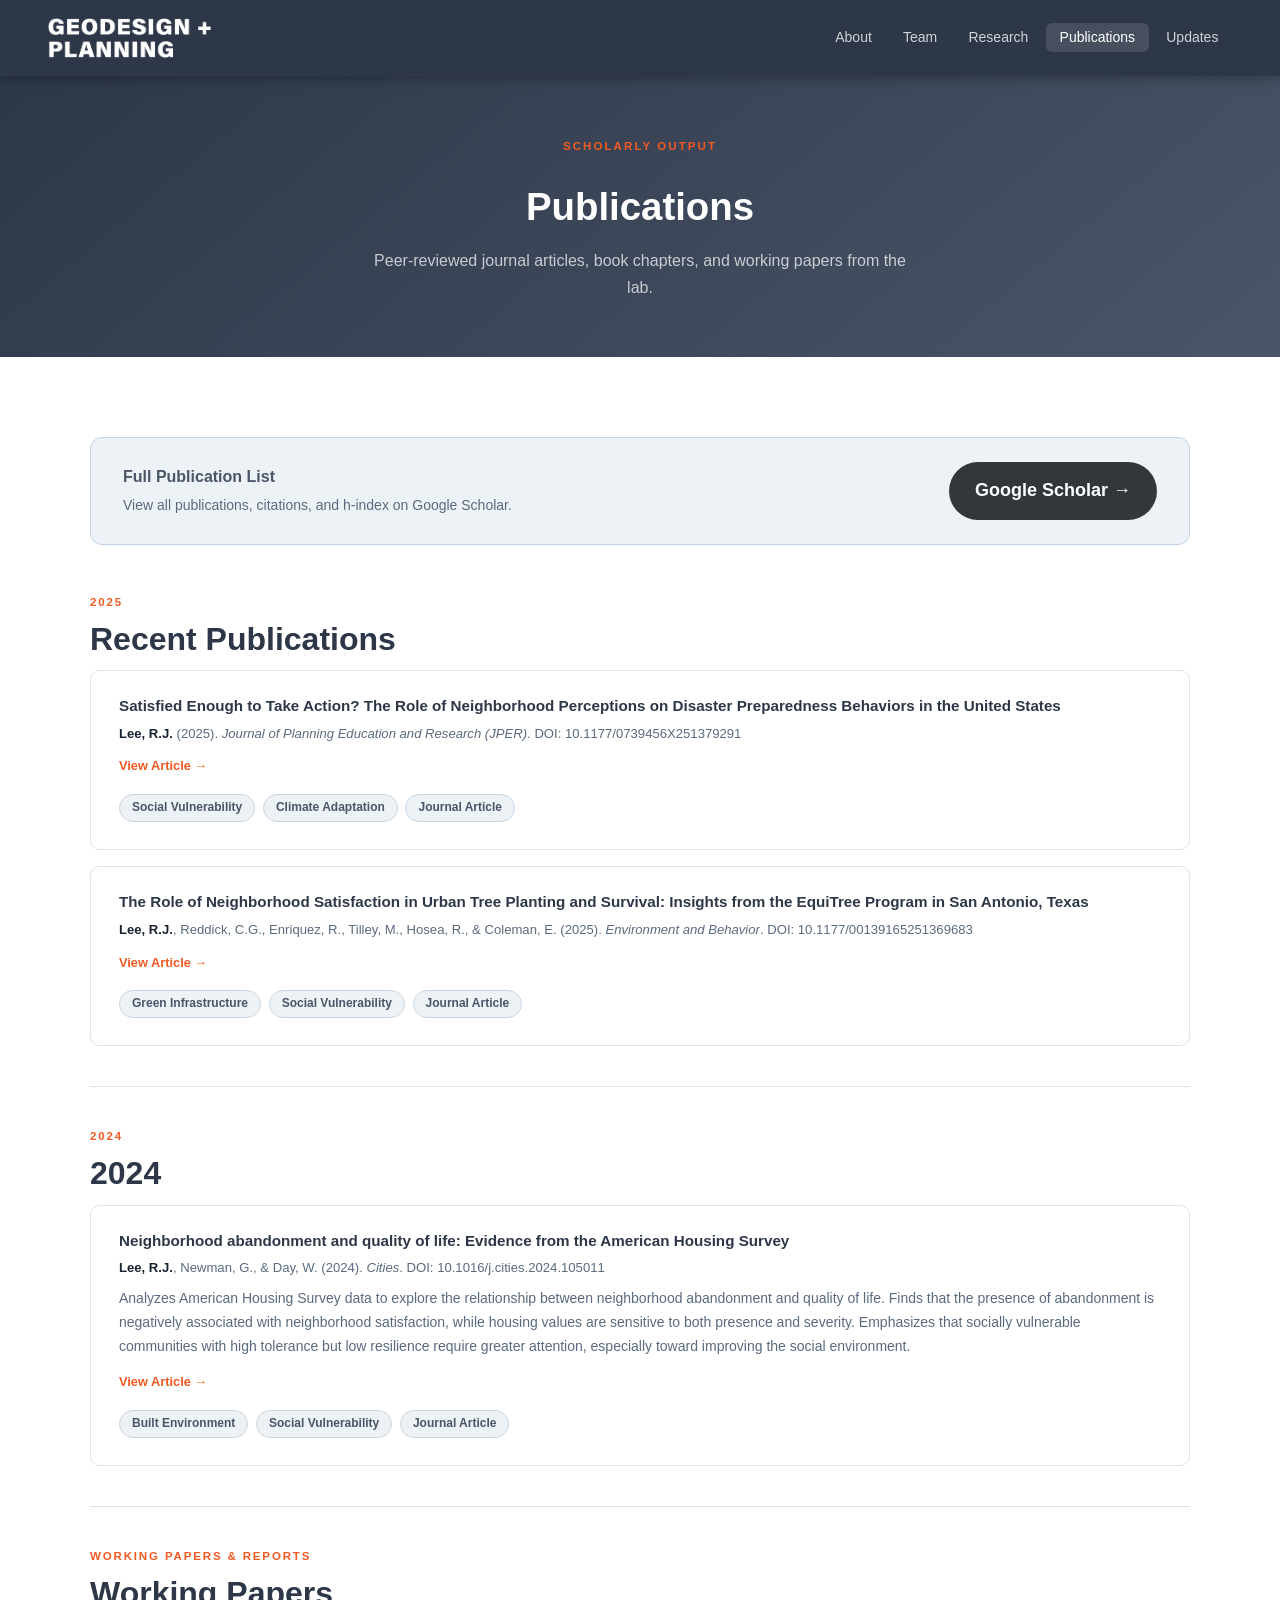
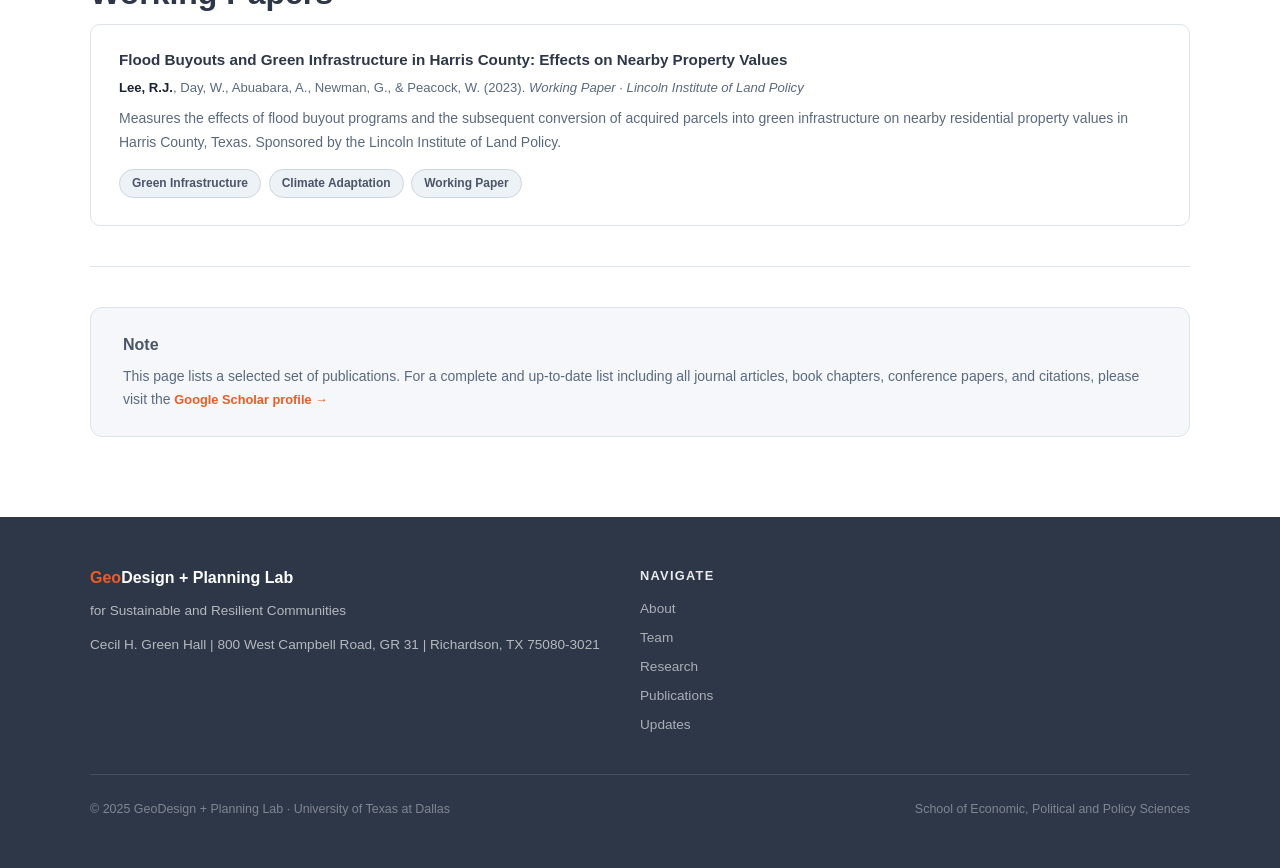
<file: publications.html>
<!DOCTYPE html>
<html lang="en">
<head>
  <meta charset="UTF-8" />
  <meta name="viewport" content="width=device-width, initial-scale=1.0" />
  <title>Publications | GeoDesign + Planning Lab</title>
  <link rel="stylesheet" href="style.css" />
</head>
<body>

  <nav>
    <a class="nav-brand" href="index.html">
      <img class="brand-logo" src="image/logo/geodesign_white_mark.png"
           alt="GeoDesign + Planning Lab" />
    </a>
    <ul class="nav-links">
      <li><a href="index.html">About</a></li>
      <li><a href="team.html">Team</a></li>
      <li><a href="research.html">Research</a></li>
      <li><a href="publications.html" class="active">Publications</a></li>
      <li><a href="updates.html">Updates</a></li>
    </ul>
  </nav>

  <div class="page-hero">
    <span class="eyebrow">Scholarly Output</span>
    <h1>Publications</h1>
    <p>Peer-reviewed journal articles, book chapters, and working papers from the lab.</p>
  </div>

  <!-- SCHOLAR LINK -->
  <section class="section-white">
    <div class="inner">
      <div style="background:var(--blue-light);border:1px solid #c0d0e8;border-radius:12px;padding:1.5rem 2rem;display:flex;align-items:center;justify-content:space-between;flex-wrap:wrap;gap:1rem;margin-bottom:3rem;">
        <div>
          <div style="font-weight:700;color:var(--blue);margin-bottom:0.25rem;">Full Publication List</div>
          <div style="font-size:0.875rem;color:var(--muted);">View all publications, citations, and h-index on Google Scholar.</div>
        </div>
        <a class="btn btn-dark" href="https://scholar.google.com/citations?hl=en&user=A4CMrP0AAAAJ&view_op=list_works&sortby=pubdate" target="_blank">Google Scholar →</a>
      </div>

      <div class="section-eyebrow">2025</div>
      <h2 class="section-title">Recent Publications</h2>

      <div class="pub-entry">
        <h3>Satisfied Enough to Take Action? The Role of Neighborhood Perceptions on Disaster Preparedness Behaviors in the United States</h3>
        <div class="pub-meta"><strong>Lee, R.J.</strong> (2025). <em>Journal of Planning Education and Research (JPER)</em>. DOI: 10.1177/0739456X251379291</div>
        <a class="pub-link" href="https://journals.sagepub.com/doi/10.1177/0739456X251379291" target="_blank">View Article →</a>
        <div style="margin-top:0.75rem;">
          <span class="tag">Social Vulnerability</span>
          <span class="tag">Climate Adaptation</span>
          <span class="tag">Journal Article</span>
        </div>
      </div>

      <div class="pub-entry">
        <h3>The Role of Neighborhood Satisfaction in Urban Tree Planting and Survival: Insights from the EquiTree Program in San Antonio, Texas</h3>
        <div class="pub-meta"><strong>Lee, R.J.</strong>, Reddick, C.G., Enriquez, R., Tilley, M., Hosea, R., &amp; Coleman, E. (2025). <em>Environment and Behavior</em>. DOI: 10.1177/00139165251369683</div>
        <a class="pub-link" href="https://journals.sagepub.com/doi/10.1177/00139165251369683" target="_blank">View Article →</a>
        <div style="margin-top:0.75rem;">
          <span class="tag">Green Infrastructure</span>
          <span class="tag">Social Vulnerability</span>
          <span class="tag">Journal Article</span>
        </div>
      </div>

      <hr class="divider" />

      <div class="section-eyebrow">2024</div>
      <h2 class="section-title" style="margin-top:0.5rem;">2024</h2>

      <div class="pub-entry">
        <h3>Neighborhood abandonment and quality of life: Evidence from the American Housing Survey</h3>
        <div class="pub-meta"><strong>Lee, R.J.</strong>, Newman, G., &amp; Day, W. (2024). <em>Cities</em>. DOI: 10.1016/j.cities.2024.105011</div>
        <p style="font-size:0.875rem;color:var(--muted);line-height:1.7;margin-bottom:0.6rem;">
          Analyzes American Housing Survey data to explore the relationship between neighborhood abandonment
          and quality of life. Finds that the presence of abandonment is negatively associated with
          neighborhood satisfaction, while housing values are sensitive to both presence and severity.
          Emphasizes that socially vulnerable communities with high tolerance but low resilience require
          greater attention, especially toward improving the social environment.
        </p>
        <a class="pub-link" href="https://doi.org/10.1016/j.cities.2024.105011" target="_blank">View Article →</a>
        <div style="margin-top:0.75rem;">
          <span class="tag">Built Environment</span>
          <span class="tag">Social Vulnerability</span>
          <span class="tag">Journal Article</span>
        </div>
      </div>

      <hr class="divider" />

      <div class="section-eyebrow">Working Papers &amp; Reports</div>
      <h2 class="section-title" style="margin-top:0.5rem;">Working Papers</h2>

      <div class="pub-entry">
        <h3>Flood Buyouts and Green Infrastructure in Harris County: Effects on Nearby Property Values</h3>
        <div class="pub-meta"><strong>Lee, R.J.</strong>, Day, W., Abuabara, A., Newman, G., &amp; Peacock, W. (2023). <em>Working Paper · Lincoln Institute of Land Policy</em></div>
        <p style="font-size:0.875rem;color:var(--muted);line-height:1.7;margin-bottom:0.6rem;">
          Measures the effects of flood buyout programs and the subsequent conversion of acquired parcels
          into green infrastructure on nearby residential property values in Harris County, Texas.
          Sponsored by the Lincoln Institute of Land Policy.
        </p>
        <div style="margin-top:0.75rem;">
          <span class="tag">Green Infrastructure</span>
          <span class="tag">Climate Adaptation</span>
          <span class="tag">Working Paper</span>
        </div>
      </div>

      <hr class="divider" />

      <div style="background:var(--bg);border:1px solid var(--border);border-radius:12px;padding:1.5rem 2rem;margin-top:1rem;">
        <div style="font-weight:700;color:var(--blue);margin-bottom:0.4rem;">Note</div>
        <p style="font-size:0.875rem;color:var(--muted);line-height:1.7;">
          This page lists a selected set of publications. For a complete and up-to-date list including
          all journal articles, book chapters, conference papers, and citations, please visit the
          <a class="pub-link" href="https://scholar.google.com/citations?hl=en&user=A4CMrP0AAAAJ&view_op=list_works&sortby=pubdate" target="_blank">Google Scholar profile →</a>
        </p>
      </div>

    </div>
  </section>

  <footer>
    <div class="footer-inner">
      <div>
        <div class="footer-brand"><span>Geo</span>Design + Planning Lab</div>
        <p style="margin-top:0.4rem;">for Sustainable and Resilient Communities</p>
        <p style="margin-top:0.75rem;">Cecil H. Green Hall | 800 West Campbell Road, GR 31 | Richardson, TX 75080-3021</p>
      </div>
      <div class="footer-col">
        <h4>Navigate</h4>
        <ul>
          <li><a href="index.html">About</a></li>
          <li><a href="team.html">Team</a></li>
          <li><a href="research.html">Research</a></li>
          <li><a href="publications.html">Publications</a></li>
          <li><a href="updates.html">Updates</a></li>
        </ul>
      </div>
    </div>
    <div class="footer-bottom">
      <span>© 2025 GeoDesign + Planning Lab · University of Texas at Dallas</span>
      <span>School of Economic, Political and Policy Sciences</span>
    </div>
  </footer>

</body>
</html>
</file>
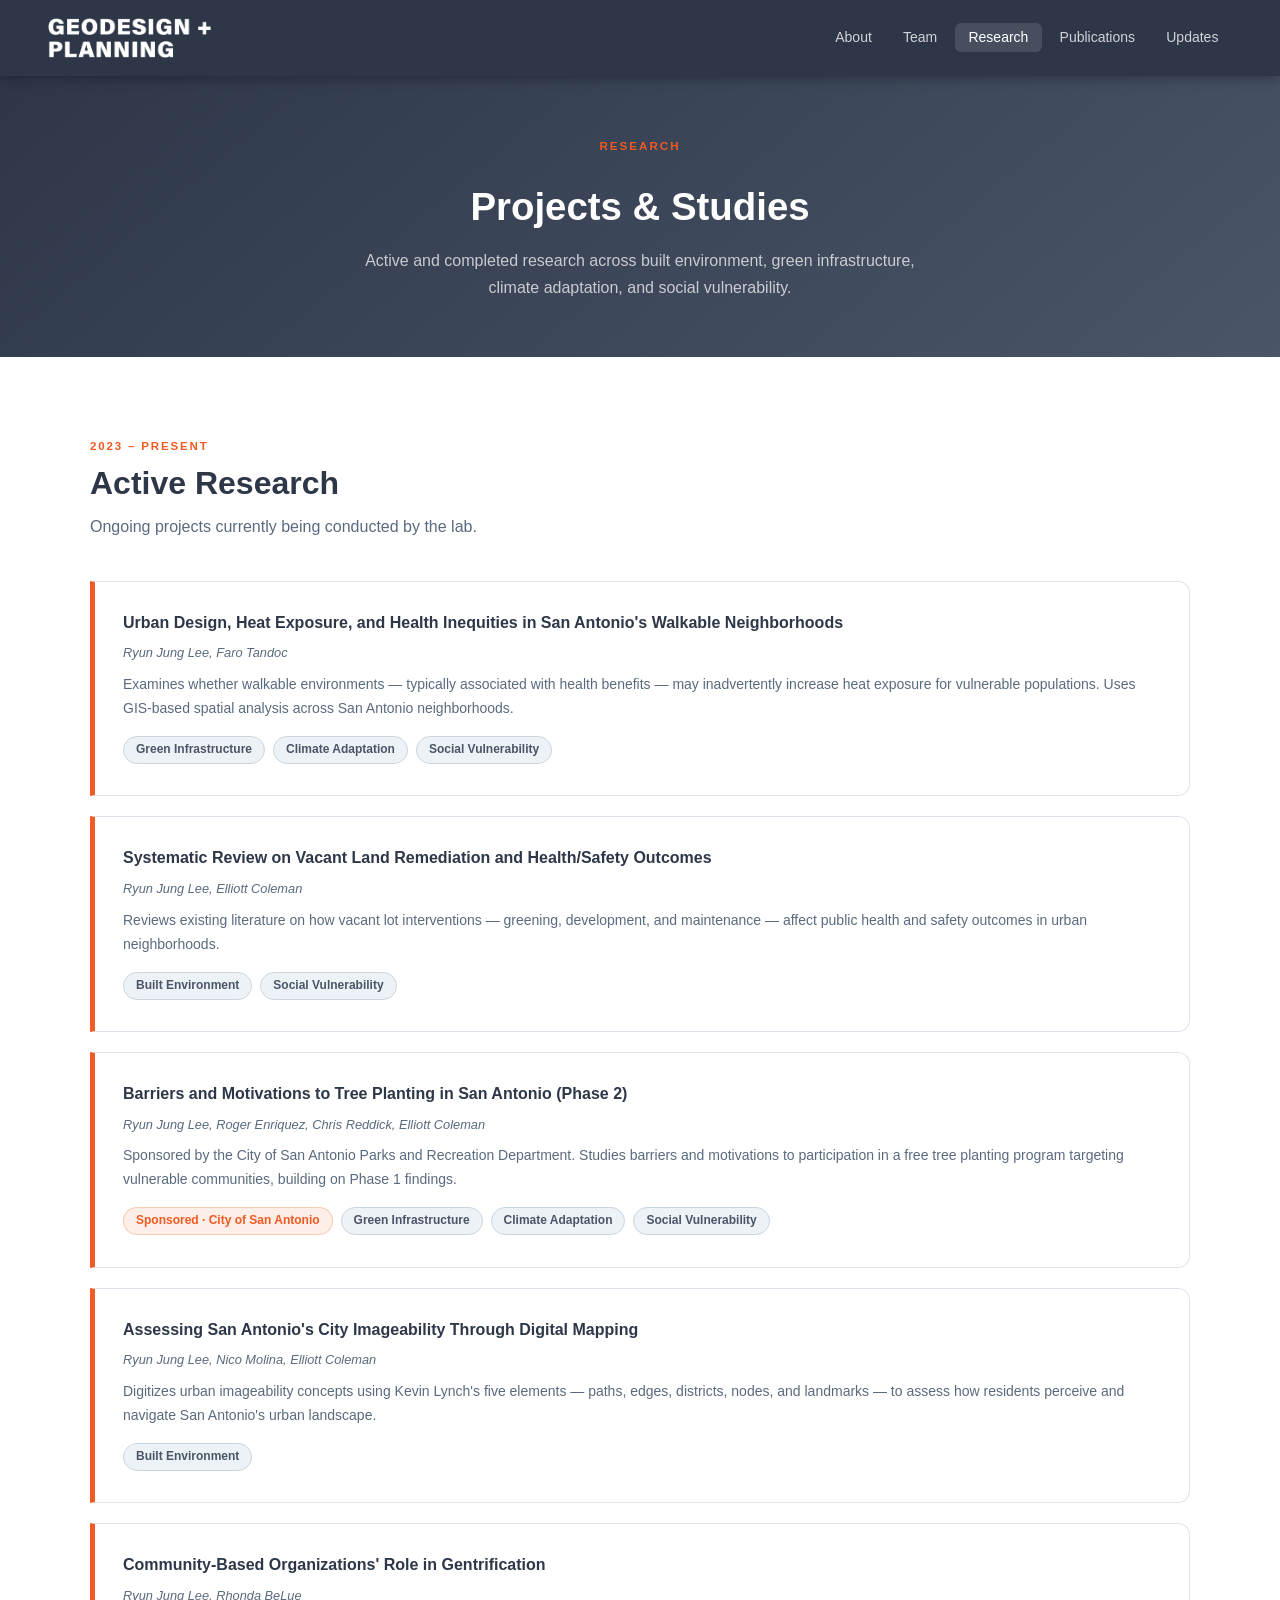
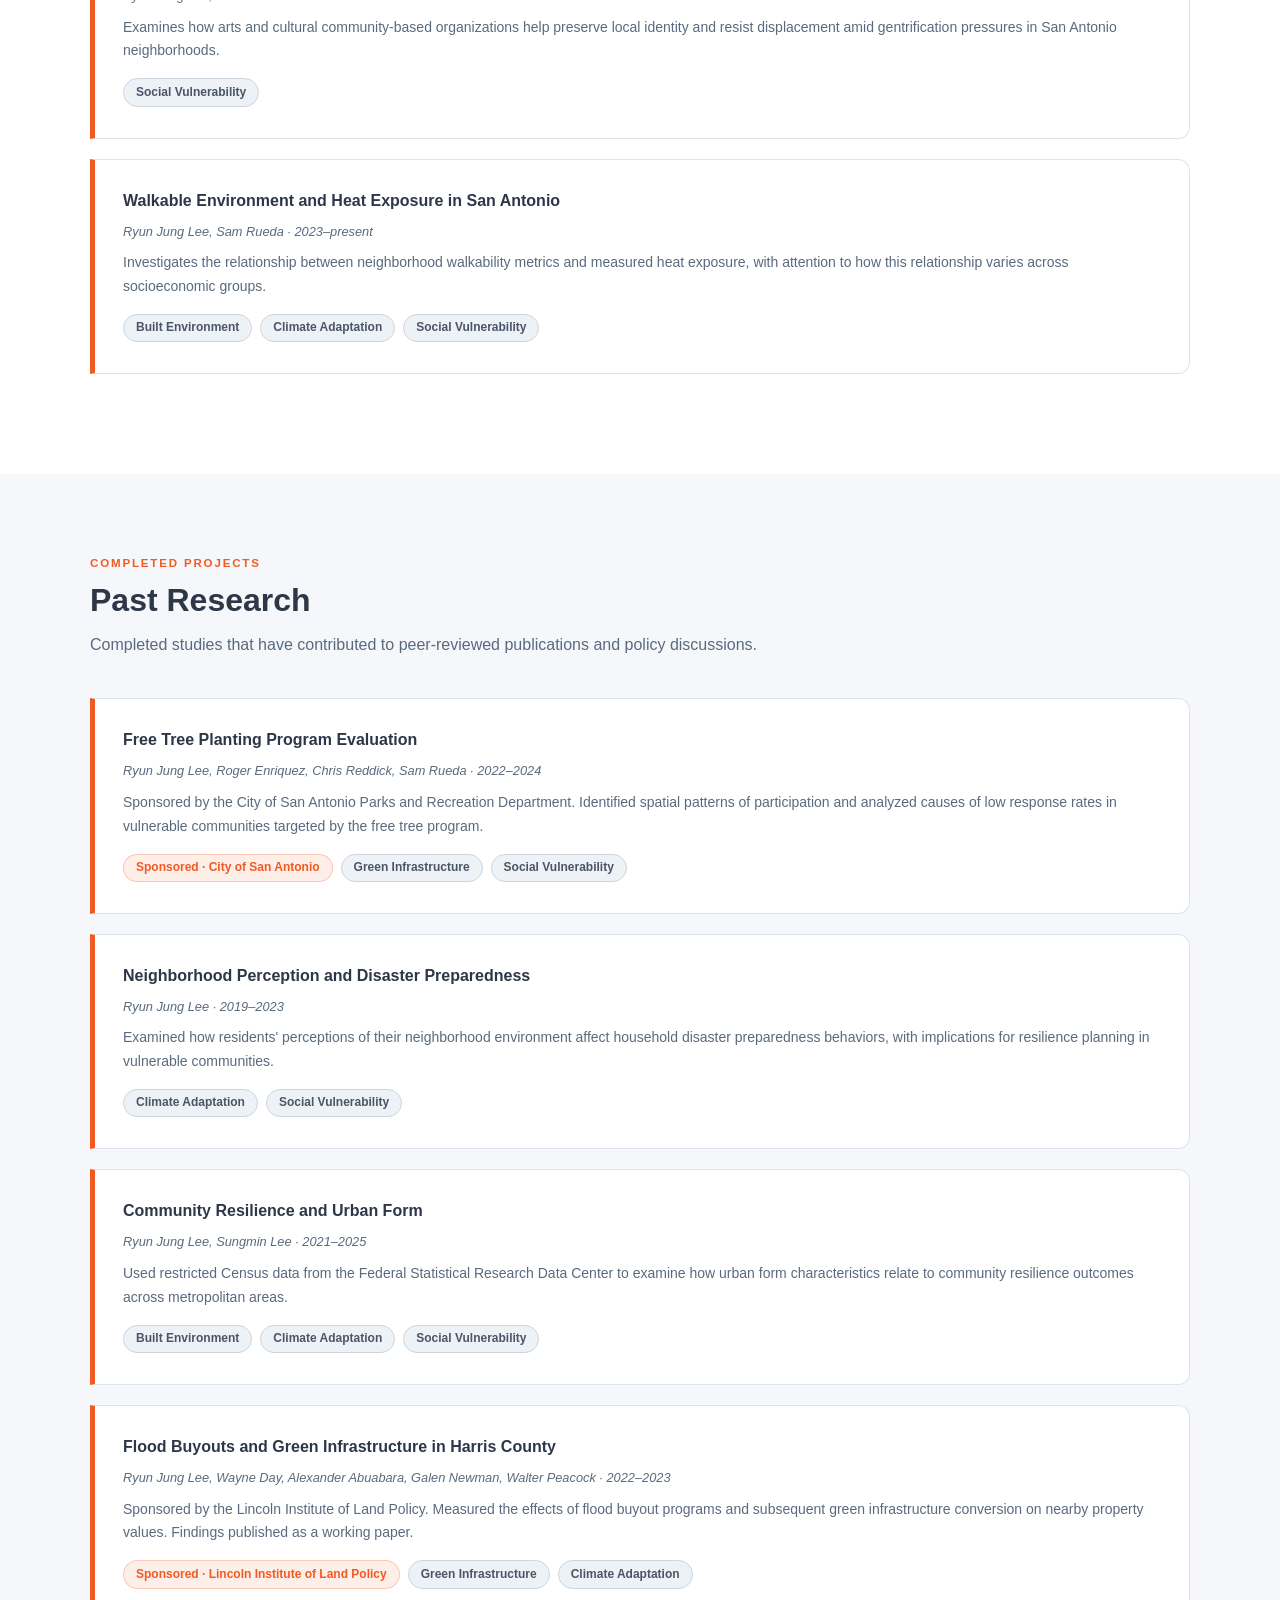
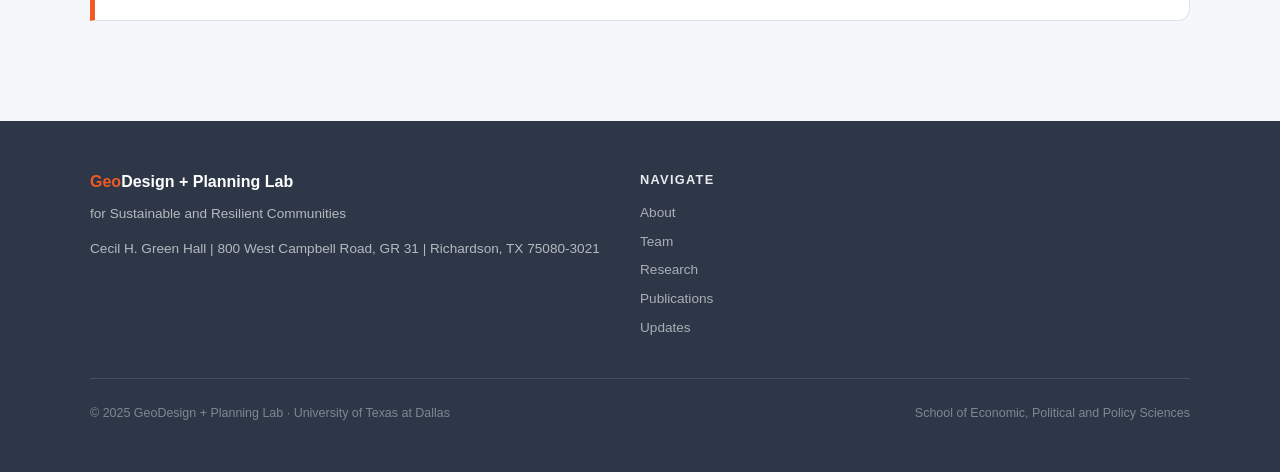
<file: research.html>
<!DOCTYPE html>
<html lang="en">
<head>
  <meta charset="UTF-8" />
  <meta name="viewport" content="width=device-width, initial-scale=1.0" />
  <title>Research | GeoDesign + Planning Lab</title>
  <link rel="stylesheet" href="style.css" />
</head>
<body>

  <nav>
    <a class="nav-brand" href="index.html">
      <img class="brand-logo" src="image/logo/geodesign_white_mark.png"
           alt="GeoDesign + Planning Lab" />
    </a>
    <ul class="nav-links">
      <li><a href="index.html">About</a></li>
      <li><a href="team.html">Team</a></li>
      <li><a href="research.html" class="active">Research</a></li>
      <li><a href="publications.html">Publications</a></li>
      <li><a href="updates.html">Updates</a></li>
    </ul>
  </nav>

  <div class="page-hero">
    <span class="eyebrow">Research</span>
    <h1>Projects &amp; Studies</h1>
    <p>Active and completed research across built environment, green infrastructure, climate adaptation, and social vulnerability.</p>
  </div>

  <!-- ACTIVE RESEARCH -->
  <section class="section-white">
    <div class="inner">
      <div class="section-eyebrow">2023 – Present</div>
      <h2 class="section-title">Active Research</h2>
      <p class="section-desc">Ongoing projects currently being conducted by the lab.</p>

      <div class="project-card">
        <h3>Urban Design, Heat Exposure, and Health Inequities in San Antonio's Walkable Neighborhoods</h3>
        <div class="project-team">Ryun Jung Lee, Faro Tandoc</div>
        <p>Examines whether walkable environments — typically associated with health benefits — may inadvertently increase heat exposure for vulnerable populations. Uses GIS-based spatial analysis across San Antonio neighborhoods.</p>
        <div class="tag-row">
          <span class="tag">Green Infrastructure</span>
          <span class="tag">Climate Adaptation</span>
          <span class="tag">Social Vulnerability</span>
        </div>
      </div>

      <div class="project-card">
        <h3>Systematic Review on Vacant Land Remediation and Health/Safety Outcomes</h3>
        <div class="project-team">Ryun Jung Lee, Elliott Coleman</div>
        <p>Reviews existing literature on how vacant lot interventions — greening, development, and maintenance — affect public health and safety outcomes in urban neighborhoods.</p>
        <div class="tag-row">
          <span class="tag">Built Environment</span>
          <span class="tag">Social Vulnerability</span>
        </div>
      </div>

      <div class="project-card">
        <h3>Barriers and Motivations to Tree Planting in San Antonio (Phase 2)</h3>
        <div class="project-team">Ryun Jung Lee, Roger Enriquez, Chris Reddick, Elliott Coleman</div>
        <p>Sponsored by the City of San Antonio Parks and Recreation Department. Studies barriers and motivations to participation in a free tree planting program targeting vulnerable communities, building on Phase 1 findings.</p>
        <div class="tag-row">
          <span class="tag tag-orange">Sponsored · City of San Antonio</span>
          <span class="tag">Green Infrastructure</span>
          <span class="tag">Climate Adaptation</span>
          <span class="tag">Social Vulnerability</span>
        </div>
      </div>

      <div class="project-card">
        <h3>Assessing San Antonio's City Imageability Through Digital Mapping</h3>
        <div class="project-team">Ryun Jung Lee, Nico Molina, Elliott Coleman</div>
        <p>Digitizes urban imageability concepts using Kevin Lynch's five elements — paths, edges, districts, nodes, and landmarks — to assess how residents perceive and navigate San Antonio's urban landscape.</p>
        <div class="tag-row">
          <span class="tag">Built Environment</span>
        </div>
      </div>

      <div class="project-card">
        <h3>Community-Based Organizations' Role in Gentrification</h3>
        <div class="project-team">Ryun Jung Lee, Rhonda BeLue</div>
        <p>Examines how arts and cultural community-based organizations help preserve local identity and resist displacement amid gentrification pressures in San Antonio neighborhoods.</p>
        <div class="tag-row">
          <span class="tag">Social Vulnerability</span>
        </div>
      </div>

      <div class="project-card">
        <h3>Walkable Environment and Heat Exposure in San Antonio</h3>
        <div class="project-team">Ryun Jung Lee, Sam Rueda · 2023–present</div>
        <p>Investigates the relationship between neighborhood walkability metrics and measured heat exposure, with attention to how this relationship varies across socioeconomic groups.</p>
        <div class="tag-row">
          <span class="tag">Built Environment</span>
          <span class="tag">Climate Adaptation</span>
          <span class="tag">Social Vulnerability</span>
        </div>
      </div>

    </div>
  </section>

  <!-- COMPLETED RESEARCH -->
  <section>
    <div class="inner">
      <div class="section-eyebrow">Completed Projects</div>
      <h2 class="section-title">Past Research</h2>
      <p class="section-desc">Completed studies that have contributed to peer-reviewed publications and policy discussions.</p>

      <div class="project-card">
        <h3>Free Tree Planting Program Evaluation</h3>
        <div class="project-team">Ryun Jung Lee, Roger Enriquez, Chris Reddick, Sam Rueda · 2022–2024</div>
        <p>Sponsored by the City of San Antonio Parks and Recreation Department. Identified spatial patterns of participation and analyzed causes of low response rates in vulnerable communities targeted by the free tree program.</p>
        <div class="tag-row">
          <span class="tag tag-orange">Sponsored · City of San Antonio</span>
          <span class="tag">Green Infrastructure</span>
          <span class="tag">Social Vulnerability</span>
        </div>
      </div>

      <div class="project-card">
        <h3>Neighborhood Perception and Disaster Preparedness</h3>
        <div class="project-team">Ryun Jung Lee · 2019–2023</div>
        <p>Examined how residents' perceptions of their neighborhood environment affect household disaster preparedness behaviors, with implications for resilience planning in vulnerable communities.</p>
        <div class="tag-row">
          <span class="tag">Climate Adaptation</span>
          <span class="tag">Social Vulnerability</span>
        </div>
      </div>

      <div class="project-card">
        <h3>Community Resilience and Urban Form</h3>
        <div class="project-team">Ryun Jung Lee, Sungmin Lee · 2021–2025</div>
        <p>Used restricted Census data from the Federal Statistical Research Data Center to examine how urban form characteristics relate to community resilience outcomes across metropolitan areas.</p>
        <div class="tag-row">
          <span class="tag">Built Environment</span>
          <span class="tag">Climate Adaptation</span>
          <span class="tag">Social Vulnerability</span>
        </div>
      </div>

      <div class="project-card">
        <h3>Flood Buyouts and Green Infrastructure in Harris County</h3>
        <div class="project-team">Ryun Jung Lee, Wayne Day, Alexander Abuabara, Galen Newman, Walter Peacock · 2022–2023</div>
        <p>Sponsored by the Lincoln Institute of Land Policy. Measured the effects of flood buyout programs and subsequent green infrastructure conversion on nearby property values. Findings published as a working paper.</p>
        <div class="tag-row">
          <span class="tag tag-orange">Sponsored · Lincoln Institute of Land Policy</span>
          <span class="tag">Green Infrastructure</span>
          <span class="tag">Climate Adaptation</span>
        </div>
      </div>

    </div>
  </section>

  <footer>
    <div class="footer-inner">
      <div>
        <div class="footer-brand"><span>Geo</span>Design + Planning Lab</div>
        <p style="margin-top:0.4rem;">for Sustainable and Resilient Communities</p>
        <p style="margin-top:0.75rem;">Cecil H. Green Hall | 800 West Campbell Road, GR 31 | Richardson, TX 75080-3021</p>
      </div>
      <div class="footer-col">
        <h4>Navigate</h4>
        <ul>
          <li><a href="index.html">About</a></li>
          <li><a href="team.html">Team</a></li>
          <li><a href="research.html">Research</a></li>
          <li><a href="publications.html">Publications</a></li>
          <li><a href="updates.html">Updates</a></li>
        </ul>
      </div>
    </div>
    <div class="footer-bottom">
      <span>© 2025 GeoDesign + Planning Lab · University of Texas at Dallas</span>
      <span>School of Economic, Political and Policy Sciences</span>
    </div>
  </footer>

</body>
</html>
</file>
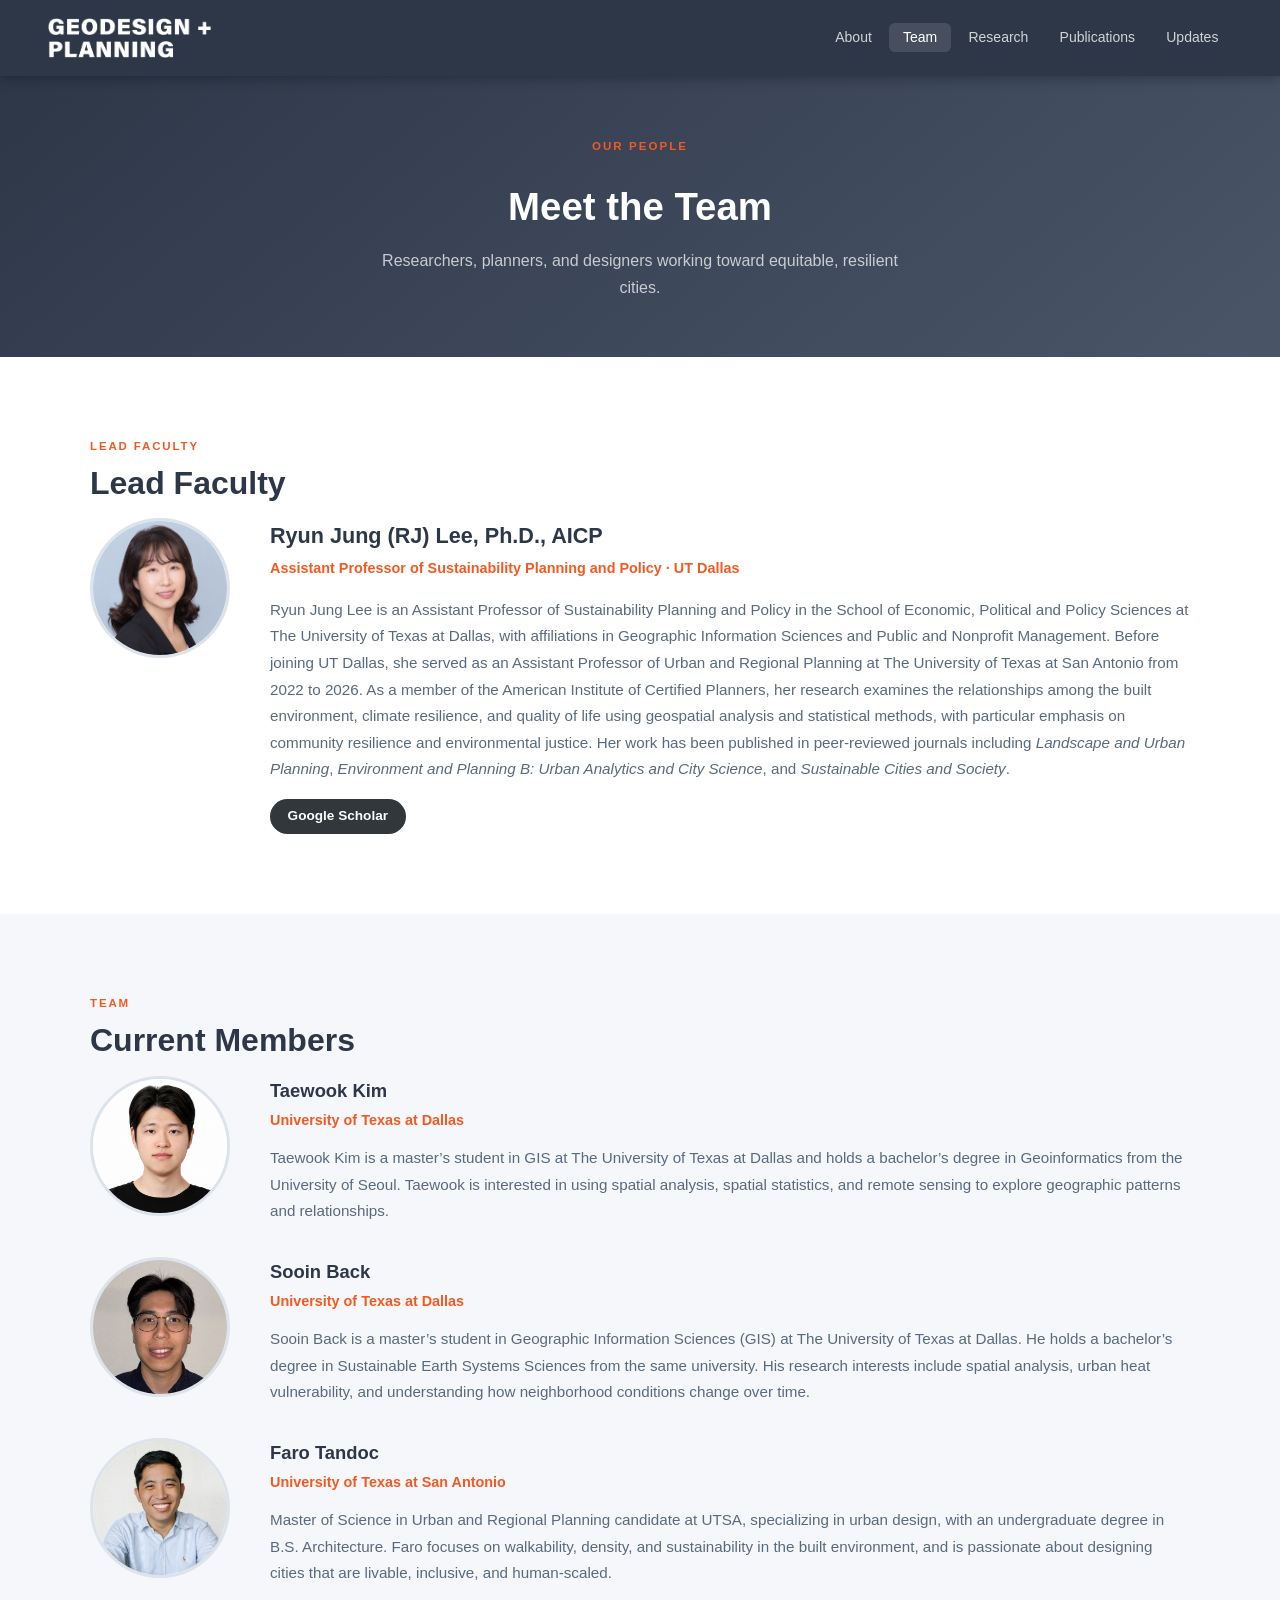
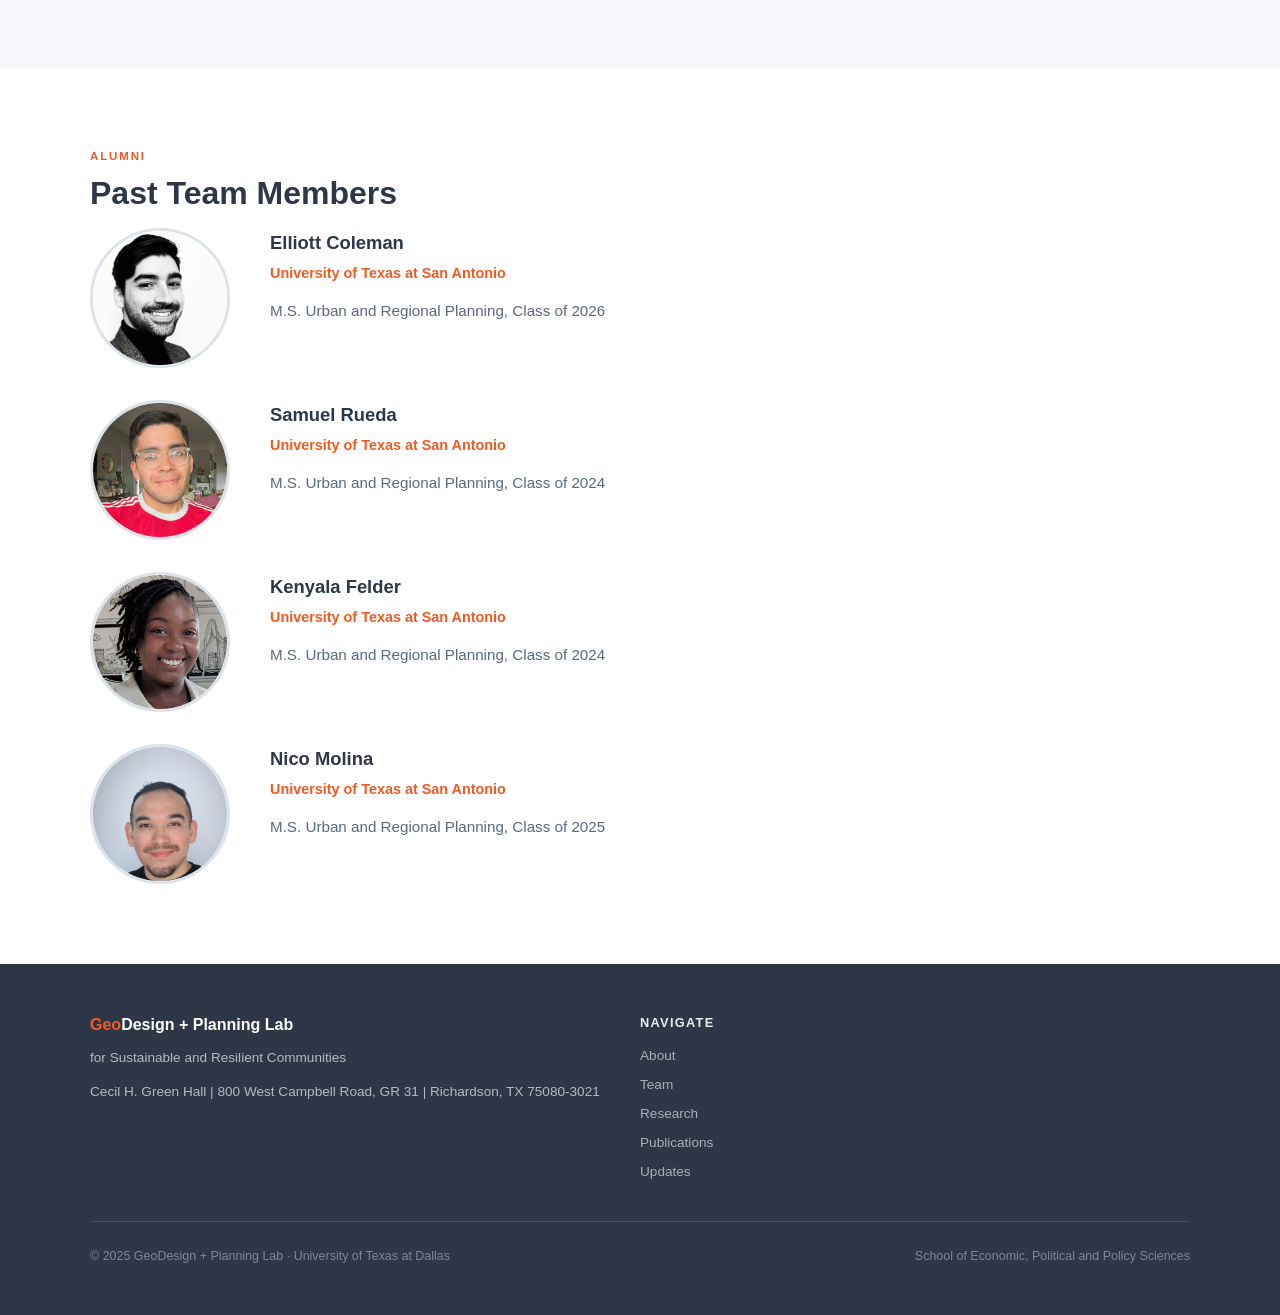
<file: team.html>
<!DOCTYPE html>
<html lang="en">
<head>
  <meta charset="UTF-8" />
  <meta name="viewport" content="width=device-width, initial-scale=1.0" />
  <title>Team | GeoDesign + Planning Lab</title>
  <link rel="stylesheet" href="style.css" />
  <style>
    .faculty-photo {
      width: 140px;
      height: 140px;
      border-radius: 50%;
      object-fit: cover;
      object-position: center top;
      flex-shrink: 0;
      border: 3px solid var(--border);
    }
    .team-avatar img {
      width: 100%;
      height: auto;
      display: block;
    }
    .alumni-photo {
      width: 100%;
      height: 160px;
      object-fit: cover;
      object-position: center top;
      border-radius: 10px 10px 0 0;
      display: block;
    }
    .alumni-card {
      background: var(--card);
      border: 1px solid var(--border);
      border-radius: 12px;
      overflow: hidden;
    }
    .alumni-info {
      padding: 1rem 1.25rem;
    }
    .alumni-info h3 {
      font-size: 0.95rem;
      font-weight: 700;
      color: var(--dark);
      margin-bottom: 0.2rem;
    }
    .alumni-info p {
      font-size: 0.82rem;
      color: var(--muted);
    }
  </style>
</head>
<body>

  <nav>
    <a class="nav-brand" href="index.html">
      <img class="brand-logo" src="image/logo/geodesign_white_mark.png"
           alt="GeoDesign + Planning Lab" />
    </a>
    <ul class="nav-links">
      <li><a href="index.html">About</a></li>
      <li><a href="team.html" class="active">Team</a></li>
      <li><a href="research.html">Research</a></li>
      <li><a href="publications.html">Publications</a></li>
      <li><a href="updates.html">Updates</a></li>
    </ul>
  </nav>

  <div class="page-hero">
    <span class="eyebrow">Our People</span>
    <h1>Meet the Team</h1>
    <p>Researchers, planners, and designers working toward equitable, resilient cities.</p>
  </div>

  <!-- LEAD FACULTY -->
  <section class="section-white">
    <div class="inner">
      <div class="section-eyebrow">Lead Faculty</div>
      <h2 class="section-title">Lead Faculty</h2>

      <div style="display:flex;gap:2.5rem;align-items:flex-start;flex-wrap:wrap;margin-top:1rem;">
        <img class="faculty-photo" src="image/profile/Lee2023_2.jpg" alt="Ryun Jung Lee" />
        <div style="flex:1;min-width:260px;">
          <h3 style="font-size:1.35rem;font-weight:800;color:var(--dark);margin-bottom:0.2rem;">Ryun Jung (RJ) Lee, Ph.D., AICP</h3>
          <div style="color:var(--orange);font-weight:600;font-size:0.9rem;margin-bottom:1rem;">Assistant Professor of Sustainability Planning and Policy · UT Dallas</div>
          <p style="color:var(--muted);font-size:0.95rem;line-height:1.75;margin-bottom:1rem;">
            Ryun Jung Lee is an Assistant Professor of Sustainability Planning and Policy in the School
            of Economic, Political and Policy Sciences at The University of Texas at Dallas, with
            affiliations in Geographic Information Sciences and Public and Nonprofit Management.
            Before joining UT Dallas, she served as an Assistant Professor of Urban and Regional
            Planning at The University of Texas at San Antonio from 2022 to 2026. As a member of
            the American Institute of Certified Planners, her research examines the relationships
            among the built environment, climate resilience, and quality of life using geospatial
            analysis and statistical methods, with particular emphasis on community resilience and
            environmental justice. Her work has been published in peer-reviewed journals including
            <em>Landscape and Urban Planning</em>, <em>Environment and Planning B: Urban Analytics and City Science</em>,
            and <em>Sustainable Cities and Society</em>.
          </p>
          <div style="margin-top:1rem;">
            <a class="btn btn-dark" style="font-size:0.85rem;padding:0.4rem 1.1rem;" href="https://scholar.google.com/citations?hl=en&user=A4CMrP0AAAAJ&view_op=list_works&sortby=pubdate" target="_blank">Google Scholar</a>
          </div>
        </div>
      </div>
    </div>
  </section>

  <!-- CURRENT GRADUATE RESEARCHERS -->
  <section>
    <div class="inner">
      <div class="section-eyebrow">Team</div>
      <h2 class="section-title">Current Members</h2>

      <div style="display:flex;flex-direction:column;gap:2rem;margin-top:1rem;">

        <div style="display:flex;gap:2.5rem;align-items:flex-start;flex-wrap:wrap;">
          <img src="image/profile/TaewookKim.jpg" alt="Taewook Kim" class="faculty-photo" />
          <div style="flex:1;min-width:260px;">
            <h3 style="font-size:1.15rem;font-weight:800;color:var(--dark);margin-bottom:0.2rem;">Taewook Kim</h3>
            <div style="color:var(--orange);font-weight:600;font-size:0.9rem;margin-bottom:0.75rem;">University of Texas at Dallas</div>
            <p style="color:var(--muted);font-size:0.95rem;line-height:1.75;">
              Taewook Kim is a master’s student in GIS at The University of Texas at Dallas and
              holds a bachelor’s degree in Geoinformatics from the University of Seoul. Taewook is
              interested in using spatial analysis, spatial statistics, and remote sensing to explore
              geographic patterns and relationships.
            </p>
          </div>
        </div>

        <div style="display:flex;gap:2.5rem;align-items:flex-start;flex-wrap:wrap;">
          <img src="image/profile/SooinBack.jpg" alt="Sooin Back" class="faculty-photo" />
          <div style="flex:1;min-width:260px;">
            <h3 style="font-size:1.15rem;font-weight:800;color:var(--dark);margin-bottom:0.2rem;">Sooin Back</h3>
            <div style="color:var(--orange);font-weight:600;font-size:0.9rem;margin-bottom:0.75rem;">University of Texas at Dallas</div>
            <p style="color:var(--muted);font-size:0.95rem;line-height:1.75;">
              Sooin Back is a master’s student in Geographic Information Sciences (GIS)
              at The University of Texas at Dallas. He holds a bachelor’s degree in
              Sustainable Earth Systems Sciences from the same university. His research
              interests include spatial analysis, urban heat vulnerability, and understanding
              how neighborhood conditions change over time.
            </p>
          </div>
        </div>

        <div style="display:flex;gap:2.5rem;align-items:flex-start;flex-wrap:wrap;">
          <img src="image/profile/FaroTandoc_MSURP.jpg" alt="Faro Tandoc" class="faculty-photo" />
          <div style="flex:1;min-width:260px;">
            <h3 style="font-size:1.15rem;font-weight:800;color:var(--dark);margin-bottom:0.2rem;">Faro Tandoc</h3>
            <div style="color:var(--orange);font-weight:600;font-size:0.9rem;margin-bottom:0.75rem;">University of Texas at San Antonio</div>
            <p style="color:var(--muted);font-size:0.95rem;line-height:1.75;">
              Master of Science in Urban and Regional Planning candidate at UTSA, specializing in
              urban design, with an undergraduate degree in B.S. Architecture. Faro focuses on
              walkability, density, and sustainability in the built environment, and is passionate
              about designing cities that are livable, inclusive, and human-scaled.
            </p>
          </div>
        </div>

      </div>
    </div>
  </section>

  <!-- PAST MEMBERS -->
  <section class="section-white">
    <div class="inner">
      <div class="section-eyebrow">Alumni</div>
      <h2 class="section-title">Past Team Members</h2>

      <div style="display:flex;flex-direction:column;gap:2rem;margin-top:1rem;">

        <div style="display:flex;gap:2.5rem;align-items:flex-start;flex-wrap:wrap;">
          <img src="image/profile/ElliottColeman.jpg" alt="Elliott Coleman" class="faculty-photo" />
          <div style="flex:1;min-width:260px;">
            <h3 style="font-size:1.15rem;font-weight:800;color:var(--dark);margin-bottom:0.2rem;">Elliott Coleman</h3>
            <div style="color:var(--orange);font-weight:600;font-size:0.9rem;margin-bottom:0.75rem;">University of Texas at San Antonio</div>
            <p style="color:var(--muted);font-size:0.95rem;line-height:1.75;">M.S. Urban and Regional Planning, Class of 2026</p>
          </div>
        </div>

        <div style="display:flex;gap:2.5rem;align-items:flex-start;flex-wrap:wrap;">
          <img src="image/profile/SamRueda2.jpg" alt="Samuel Rueda" class="faculty-photo" />
          <div style="flex:1;min-width:260px;">
            <h3 style="font-size:1.15rem;font-weight:800;color:var(--dark);margin-bottom:0.2rem;">Samuel Rueda</h3>
            <div style="color:var(--orange);font-weight:600;font-size:0.9rem;margin-bottom:0.75rem;">University of Texas at San Antonio</div>
            <p style="color:var(--muted);font-size:0.95rem;line-height:1.75;">M.S. Urban and Regional Planning, Class of 2024</p>
          </div>
        </div>

        <div style="display:flex;gap:2.5rem;align-items:flex-start;flex-wrap:wrap;">
          <img src="image/profile/KenyaFelder.jpg" alt="Kenyala Felder" class="faculty-photo" />
          <div style="flex:1;min-width:260px;">
            <h3 style="font-size:1.15rem;font-weight:800;color:var(--dark);margin-bottom:0.2rem;">Kenyala Felder</h3>
            <div style="color:var(--orange);font-weight:600;font-size:0.9rem;margin-bottom:0.75rem;">University of Texas at San Antonio</div>
            <p style="color:var(--muted);font-size:0.95rem;line-height:1.75;">M.S. Urban and Regional Planning, Class of 2024</p>
          </div>
        </div>

        <div style="display:flex;gap:2.5rem;align-items:flex-start;flex-wrap:wrap;">
          <img src="image/profile/NicoMolina.jpeg" alt="Nico Molina" class="faculty-photo" />
          <div style="flex:1;min-width:260px;">
            <h3 style="font-size:1.15rem;font-weight:800;color:var(--dark);margin-bottom:0.2rem;">Nico Molina</h3>
            <div style="color:var(--orange);font-weight:600;font-size:0.9rem;margin-bottom:0.75rem;">University of Texas at San Antonio</div>
            <p style="color:var(--muted);font-size:0.95rem;line-height:1.75;">M.S. Urban and Regional Planning, Class of 2025</p>
          </div>
        </div>

      </div>
    </div>
  </section>

  <footer>
    <div class="footer-inner">
      <div>
        <div class="footer-brand"><span>Geo</span>Design + Planning Lab</div>
        <p style="margin-top:0.4rem;">for Sustainable and Resilient Communities</p>
        <p style="margin-top:0.75rem;">Cecil H. Green Hall | 800 West Campbell Road, GR 31 | Richardson, TX 75080-3021</p>
      </div>
      <div class="footer-col">
        <h4>Navigate</h4>
        <ul>
          <li><a href="index.html">About</a></li>
          <li><a href="team.html">Team</a></li>
          <li><a href="research.html">Research</a></li>
          <li><a href="publications.html">Publications</a></li>
          <li><a href="updates.html">Updates</a></li>
        </ul>
      </div>
    </div>
    <div class="footer-bottom">
      <span>© 2025 GeoDesign + Planning Lab · University of Texas at Dallas</span>
      <span>School of Economic, Political and Policy Sciences</span>
    </div>
  </footer>

</body>
</html>
</file>
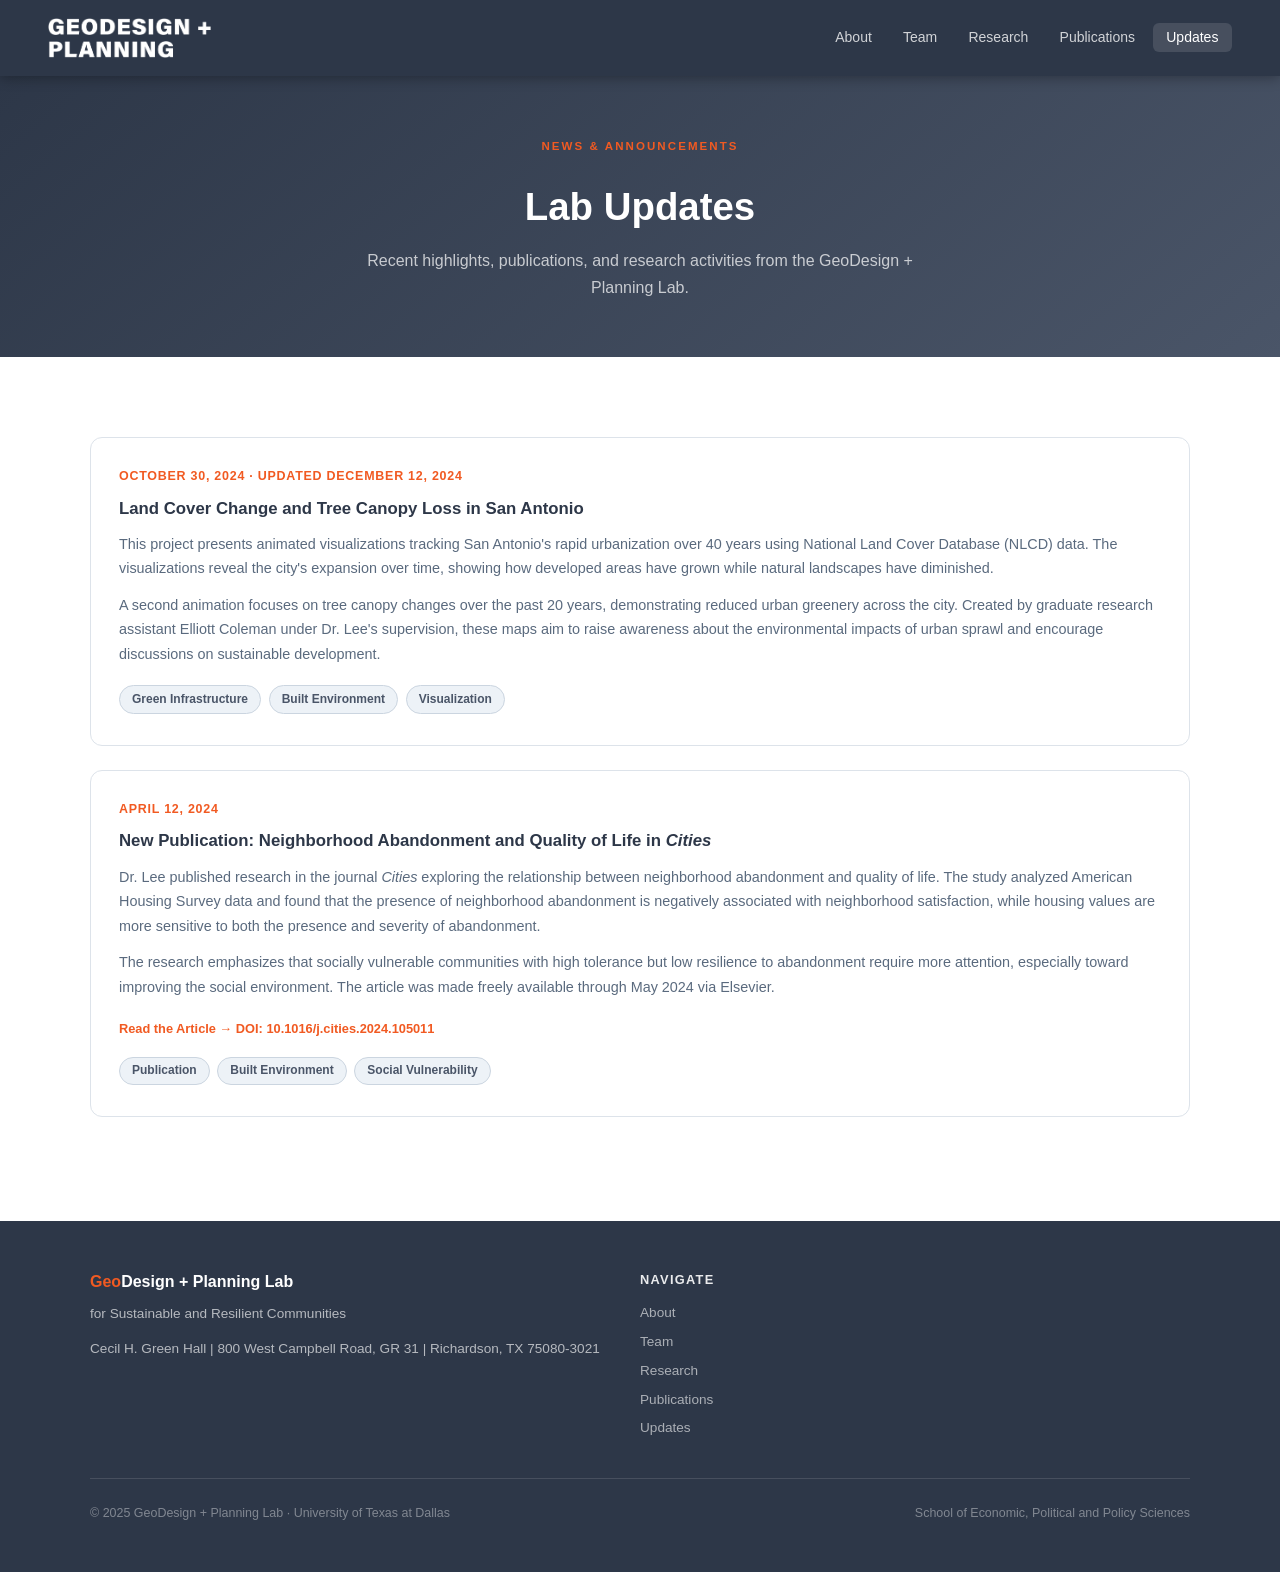
<file: updates.html>
<!DOCTYPE html>
<html lang="en">
<head>
  <meta charset="UTF-8" />
  <meta name="viewport" content="width=device-width, initial-scale=1.0" />
  <title>Updates | GeoDesign + Planning Lab</title>
  <link rel="stylesheet" href="style.css" />
</head>
<body>

  <nav>
    <a class="nav-brand" href="index.html">
      <img class="brand-logo" src="image/logo/geodesign_white_mark.png"
           alt="GeoDesign + Planning Lab" />
    </a>
    <ul class="nav-links">
      <li><a href="index.html">About</a></li>
      <li><a href="team.html">Team</a></li>
      <li><a href="research.html">Research</a></li>
      <li><a href="publications.html">Publications</a></li>
      <li><a href="updates.html" class="active">Updates</a></li>
    </ul>
  </nav>

  <div class="page-hero">
    <span class="eyebrow">News &amp; Announcements</span>
    <h1>Lab Updates</h1>
    <p>Recent highlights, publications, and research activities from the GeoDesign + Planning Lab.</p>
  </div>

  <section class="section-white">
    <div class="inner">

      <div class="update-card">
        <div class="update-date">October 30, 2024 · Updated December 12, 2024</div>
        <h3>Land Cover Change and Tree Canopy Loss in San Antonio</h3>
        <p>
          This project presents animated visualizations tracking San Antonio's rapid urbanization
          over 40 years using National Land Cover Database (NLCD) data. The visualizations reveal
          the city's expansion over time, showing how developed areas have grown while natural
          landscapes have diminished.
        </p>
        <p style="margin-top:0.75rem;">
          A second animation focuses on tree canopy changes over the past 20 years, demonstrating
          reduced urban greenery across the city. Created by graduate research assistant Elliott Coleman
          under Dr. Lee's supervision, these maps aim to raise awareness about the environmental impacts
          of urban sprawl and encourage discussions on sustainable development.
        </p>
        <div style="margin-top:1rem;">
          <span class="tag">Green Infrastructure</span>
          <span class="tag">Built Environment</span>
          <span class="tag">Visualization</span>
        </div>
      </div>

      <div class="update-card">
        <div class="update-date">April 12, 2024</div>
        <h3>New Publication: Neighborhood Abandonment and Quality of Life in <em>Cities</em></h3>
        <p>
          Dr. Lee published research in the journal <em>Cities</em> exploring the relationship between
          neighborhood abandonment and quality of life. The study analyzed American Housing Survey data
          and found that the presence of neighborhood abandonment is negatively associated with
          neighborhood satisfaction, while housing values are more sensitive to both the presence
          and severity of abandonment.
        </p>
        <p style="margin-top:0.75rem;">
          The research emphasizes that socially vulnerable communities with high tolerance but low
          resilience to abandonment require more attention, especially toward improving the social
          environment. The article was made freely available through May 2024 via Elsevier.
        </p>
        <div style="margin-top:1rem;">
          <a class="pub-link" href="https://doi.org/10.1016/j.cities.2024.105011" target="_blank">Read the Article → DOI: 10.1016/j.cities.2024.105011</a>
        </div>
        <div style="margin-top:0.75rem;">
          <span class="tag">Publication</span>
          <span class="tag">Built Environment</span>
          <span class="tag">Social Vulnerability</span>
        </div>
      </div>

    </div>
  </section>

  <footer>
    <div class="footer-inner">
      <div>
        <div class="footer-brand"><span>Geo</span>Design + Planning Lab</div>
        <p style="margin-top:0.4rem;">for Sustainable and Resilient Communities</p>
        <p style="margin-top:0.75rem;">Cecil H. Green Hall | 800 West Campbell Road, GR 31 | Richardson, TX 75080-3021</p>
      </div>
      <div class="footer-col">
        <h4>Navigate</h4>
        <ul>
          <li><a href="index.html">About</a></li>
          <li><a href="team.html">Team</a></li>
          <li><a href="research.html">Research</a></li>
          <li><a href="publications.html">Publications</a></li>
          <li><a href="updates.html">Updates</a></li>
        </ul>
      </div>
    </div>
    <div class="footer-bottom">
      <span>© 2025 GeoDesign + Planning Lab · University of Texas at Dallas</span>
      <span>School of Economic, Political and Policy Sciences</span>
    </div>
  </footer>

</body>
</html>
</file>
<file: style.css>
/* ── RESET ── */
*, *::before, *::after { box-sizing: border-box; margin: 0; padding: 0; }

/* ── TOKENS ── */
:root {
  --blue:        #4a5568;
  --blue-mid:    #718096;
  --blue-light:  #edf2f7;
  --orange:      #f15a22;
  --orange-light:#f7936a;
  --white:       #ffffff;
  --bg:          #f5f7fb;
  --text:        #1a2332;
  --muted:       #5a6a7e;
  --border:      #dde3ea;
  --card:        #ffffff;
  --pill-dark:   #32373c;
  --dark:        #2d3748;
}

html { scroll-behavior: smooth; }

body {
  font-family: Helvetica, Arial, sans-serif;
  background: var(--bg);
  color: var(--text);
  line-height: 1.65;
  font-size: 16px;
}

/* ── NAV ── */
nav {
  background: var(--dark);
  position: sticky;
  top: 0;
  z-index: 200;
  display: flex;
  align-items: center;
  justify-content: space-between;
  padding: 0 3rem;
  height: 76px;
  box-shadow: 0 2px 12px rgba(0,0,0,0.3);
}

.nav-brand {
  display: flex;
  flex-direction: column;
  text-decoration: none;
  line-height: 1.2;
}

.nav-brand .brand-logo {
  height: 40px;
  width: auto;
  display: block;
}

.nav-brand .brand-main {
  color: var(--white);
  font-size: 1rem;
  font-weight: 700;
  letter-spacing: 0.01em;
}

.nav-brand .brand-main span { color: var(--orange); }

.nav-brand .brand-sub {
  color: rgba(255,255,255,0.55);
  font-size: 0.7rem;
  letter-spacing: 0.04em;
}

.nav-links {
  display: flex;
  gap: 0.25rem;
  list-style: none;
}

.nav-links a {
  color: rgba(255,255,255,0.78);
  text-decoration: none;
  font-size: 0.875rem;
  font-weight: 500;
  padding: 0.4rem 0.85rem;
  border-radius: 6px;
  transition: background 0.15s, color 0.15s;
}

.nav-links a:hover,
.nav-links a.active {
  background: rgba(255,255,255,0.12);
  color: var(--white);
}

/* ── HERO ── */
.hero {
  position: relative;
  overflow: hidden;
  background-color: var(--blue-light);
  background-image:
    radial-gradient(ellipse 70% 60% at 50% -10%, rgba(241,90,34,0.10), transparent 70%),
    repeating-linear-gradient(0deg,  rgba(45,55,72,0.055) 0 1px, transparent 1px 52px),
    repeating-linear-gradient(90deg, rgba(45,55,72,0.055) 0 1px, transparent 1px 52px);
  color: var(--text);
  padding: 5rem 3rem 4.5rem;
  text-align: center;
  border-bottom: 1px solid var(--border);
}

.hero-inner { max-width: 820px; margin: 0 auto; position: relative; z-index: 1; }

.eyebrow {
  display: inline-block;
  font-size: 0.72rem;
  font-weight: 700;
  letter-spacing: 0.18em;
  text-transform: uppercase;
  color: var(--orange);
  margin-bottom: 1.2rem;
}

.hero h1 {
  font-size: clamp(1.9rem, 4.5vw, 3rem);
  font-weight: 800;
  line-height: 1.15;
  margin-bottom: 1.25rem;
  color: var(--dark);
}

.hero h1 em {
  font-style: normal;
  color: var(--orange);
}

.hero p {
  font-size: 1.05rem;
  color: var(--muted);
  max-width: 620px;
  margin: 0 auto 2.25rem;
}

/* ── PAGE HERO (subpages) ── */
.page-hero {
  background: linear-gradient(140deg, var(--dark) 0%, #4a5568 100%);
  color: var(--white);
  padding: 3.5rem 3rem;
  text-align: center;
}

.page-hero h1 {
  font-size: clamp(1.6rem, 3.5vw, 2.4rem);
  font-weight: 800;
  margin-bottom: 0.6rem;
}

.page-hero p {
  color: rgba(255,255,255,0.72);
  font-size: 1rem;
  max-width: 560px;
  margin: 0 auto;
}

/* ── BUTTONS ── */
.btn {
  display: inline-block;
  padding: calc(0.667em + 2px) calc(1.333em + 2px);
  border-radius: 9999px;
  font-size: 1.125em;
  font-weight: 600;
  text-decoration: none;
  transition: opacity 0.15s, transform 0.12s;
  cursor: pointer;
  border: none;
}

.btn:hover { opacity: 0.85; transform: translateY(-1px); }

.btn-dark  { background: var(--pill-dark); color: var(--white); }
.btn-orange{ background: var(--orange);    color: var(--white); }
.btn-outline{
  background: transparent;
  border: 2px solid rgba(255,255,255,0.55);
  color: var(--white);
}

/* ── SECTIONS ── */
section { padding: 5rem 3rem; }
.section-white { background: var(--white); }
.section-gray  { background: var(--dark); color: var(--white); }

.inner { max-width: 1100px; margin: 0 auto; }

.section-eyebrow {
  font-size: 0.72rem;
  font-weight: 700;
  letter-spacing: 0.16em;
  text-transform: uppercase;
  color: var(--orange);
  margin-bottom: 0.5rem;
}

.section-title {
  font-size: clamp(1.45rem, 2.8vw, 2rem);
  font-weight: 800;
  color: var(--dark);
  margin-bottom: 0.75rem;
  line-height: 1.2;
}

.section-title.light { color: var(--white); }

.section-desc {
  color: var(--muted);
  font-size: 1rem;
  max-width: 680px;
  margin-bottom: 2.5rem;
}

.section-desc.light { color: rgba(255,255,255,0.72); }

/* ── CARDS ── */
.grid-4 { display: grid; grid-template-columns: repeat(auto-fit, minmax(220px, 1fr)); gap: 1.5rem; }
.grid-3 { display: grid; grid-template-columns: repeat(auto-fit, minmax(280px, 1fr)); gap: 1.5rem; }
.grid-2 { display: grid; grid-template-columns: repeat(auto-fit, minmax(340px, 1fr)); gap: 2rem; }

.card {
  background: var(--card);
  border: 1px solid var(--border);
  border-radius: 12px;
  padding: 1.75rem;
  transition: box-shadow 0.2s, transform 0.15s;
}

.card:hover {
  box-shadow: 0 8px 28px rgba(0,0,0,0.1);
  transform: translateY(-2px);
}

.card-top-bar { border-top: 4px solid var(--orange); border-radius: 12px 12px 0 0; }

.card-icon {
  width: 48px; height: 48px;
  background: rgba(241,90,34,0.1);
  border-radius: 10px;
  display: flex; align-items: center; justify-content: center;
  font-size: 1.5rem;
  margin-bottom: 1rem;
}

.card h3 {
  font-size: 1rem;
  font-weight: 700;
  color: var(--dark);
  margin-bottom: 0.5rem;
}

.card p {
  font-size: 0.875rem;
  color: var(--muted);
  line-height: 1.7;
}

/* ── TAGS ── */
.tag {
  display: inline-block;
  background: var(--blue-light);
  color: var(--blue);
  border: 1px solid #cbd5e0;
  border-radius: 9999px;
  padding: 0.2rem 0.75rem;
  font-size: 0.75rem;
  font-weight: 600;
  margin: 0.2rem 0.2rem 0.2rem 0;
}

.tag-orange {
  background: rgba(241,90,34,0.1);
  color: var(--orange);
  border-color: rgba(241,90,34,0.25);
}

/* ── TEAM CARDS ── */
.team-card {
  background: var(--card);
  border: 1px solid var(--border);
  border-radius: 12px;
  overflow: hidden;
  transition: box-shadow 0.2s, transform 0.15s;
}

.team-card:hover {
  box-shadow: 0 8px 28px rgba(0,0,0,0.1);
  transform: translateY(-2px);
}

.team-avatar {
  background: linear-gradient(135deg, var(--dark), var(--blue));
  height: 140px;
  display: flex; align-items: center; justify-content: center;
  font-size: 2.5rem;
  font-weight: 800;
  color: var(--white);
  letter-spacing: 0.02em;
}

.team-info { padding: 1.4rem; }

.team-info h3 {
  font-size: 1rem;
  font-weight: 700;
  color: var(--dark);
  margin-bottom: 0.2rem;
}

.team-role {
  font-size: 0.8rem;
  color: var(--orange);
  font-weight: 600;
  margin-bottom: 0.75rem;
}

.team-bio {
  font-size: 0.845rem;
  color: var(--muted);
  line-height: 1.65;
}

/* ── RESEARCH PROJECT ── */
.project-card {
  background: var(--card);
  border: 1px solid var(--border);
  border-left: 5px solid var(--orange);
  border-radius: 0 12px 12px 0;
  padding: 1.75rem;
  margin-bottom: 1.25rem;
  transition: box-shadow 0.2s;
}

.project-card:hover { box-shadow: 0 6px 20px rgba(0,0,0,0.09); }

.project-card h3 {
  font-size: 1rem;
  font-weight: 700;
  color: var(--dark);
  margin-bottom: 0.4rem;
}

.project-team {
  font-size: 0.8rem;
  color: var(--muted);
  margin-bottom: 0.6rem;
  font-style: italic;
}

.project-card p {
  font-size: 0.875rem;
  color: var(--muted);
  margin-bottom: 0.75rem;
  line-height: 1.7;
}

.tag-row { display: flex; flex-wrap: wrap; gap: 0.3rem; }

/* ── PUBLICATIONS ── */
.pub-entry {
  background: var(--card);
  border: 1px solid var(--border);
  border-radius: 10px;
  padding: 1.5rem 1.75rem;
  margin-bottom: 1rem;
  transition: box-shadow 0.2s;
}

.pub-entry:hover { box-shadow: 0 4px 16px rgba(0,0,0,0.08); }

.pub-entry h3 {
  font-size: 0.95rem;
  font-weight: 700;
  color: var(--dark);
  margin-bottom: 0.35rem;
  line-height: 1.45;
}

.pub-meta {
  font-size: 0.82rem;
  color: var(--muted);
  margin-bottom: 0.5rem;
}

.pub-meta strong { color: var(--text); }

.pub-link {
  font-size: 0.8rem;
  color: var(--orange);
  text-decoration: none;
  font-weight: 600;
}

.pub-link:hover { text-decoration: underline; }

/* ── UPDATES ── */
.update-card {
  background: var(--card);
  border: 1px solid var(--border);
  border-radius: 12px;
  padding: 1.75rem;
  margin-bottom: 1.5rem;
}

.update-date {
  font-size: 0.78rem;
  font-weight: 700;
  color: var(--orange);
  letter-spacing: 0.06em;
  text-transform: uppercase;
  margin-bottom: 0.5rem;
}

.update-card h3 {
  font-size: 1.05rem;
  font-weight: 700;
  color: var(--dark);
  margin-bottom: 0.6rem;
}

.update-card p {
  font-size: 0.9rem;
  color: var(--muted);
  line-height: 1.7;
}

/* ── AFFILIATIONS STRIP ── */
.affil-strip {
  display: flex;
  flex-wrap: wrap;
  gap: 1rem;
  margin-top: 1.5rem;
}

.affil-badge {
  background: var(--blue-light);
  color: var(--dark);
  border: 1px solid #cbd5e0;
  border-radius: 8px;
  padding: 0.5rem 1.1rem;
  font-size: 0.83rem;
  font-weight: 600;
}

/* ── FOOTER ── */
footer {
  background: var(--dark);
  color: rgba(255,255,255,0.65);
  padding: 3rem;
  font-size: 0.85rem;
}

.footer-inner {
  max-width: 1100px;
  margin: 0 auto;
  display: grid;
  grid-template-columns: 2fr 1fr 1fr;
  gap: 2.5rem;
}

.footer-brand { color: var(--white); font-size: 1rem; font-weight: 700; margin-bottom: 0.5rem; }
.footer-brand span { color: var(--orange); }

.footer-col h4 {
  color: rgba(255,255,255,0.9);
  font-size: 0.8rem;
  font-weight: 700;
  letter-spacing: 0.1em;
  text-transform: uppercase;
  margin-bottom: 0.75rem;
}

.footer-col ul { list-style: none; }
.footer-col ul li { margin-bottom: 0.4rem; }
.footer-col ul a {
  color: rgba(255,255,255,0.6);
  text-decoration: none;
  font-size: 0.85rem;
  transition: color 0.15s;
}
.footer-col ul a:hover { color: var(--orange-light); }

.footer-bottom {
  max-width: 1100px;
  margin: 2rem auto 0;
  padding-top: 1.5rem;
  border-top: 1px solid rgba(255,255,255,0.12);
  display: flex;
  justify-content: space-between;
  align-items: center;
  font-size: 0.78rem;
  color: rgba(255,255,255,0.4);
  flex-wrap: wrap;
  gap: 0.5rem;
}

/* ── DIVIDER ── */
.divider {
  border: none;
  border-top: 1px solid var(--border);
  margin: 2.5rem 0;
}

/* ── RESPONSIVE ── */
@media (max-width: 768px) {
  /* stack the header so nothing is clipped on a phone */
  nav {
    flex-direction: column;
    align-items: center;
    height: auto;
    padding: 0.7rem 1rem 0.8rem;
    gap: 0.45rem;
  }
  .nav-brand { align-items: center; text-align: center; }
  .nav-brand .brand-logo { height: 26px; }
  .nav-brand .brand-sub { display: none; }
  .nav-links { flex-wrap: wrap; justify-content: center; gap: 0.1rem; }
  .nav-links a { padding: 0.35rem 0.6rem; font-size: 0.8rem; }
  section { padding: 3.5rem 1.25rem; }
  .hero, .page-hero { padding: 3.5rem 1.25rem; }
  .footer-inner { grid-template-columns: 1fr; gap: 1.5rem; }
  footer { padding: 2rem 1.25rem; }
}

/* ---------- RESEARCH AGENDA (question -> approach ladder) ---------- */
.agenda-section { border-bottom: 1px solid var(--border); }
.agenda-colhead {
  display: grid;
  grid-template-columns: 1fr 44px 1fr;
  gap: 1.5rem;
  margin-top: 1.75rem;
}
.agenda-colhead span {
  font-size: 0.72rem;
  letter-spacing: 0.16em;
  text-transform: uppercase;
  font-weight: 700;
  color: var(--muted);
}
.agenda-ladder {
  border-top: 1px solid var(--border);
  margin-top: 0.75rem;
}
.agenda-rung {
  display: grid;
  grid-template-columns: 1fr 44px 1fr;
  align-items: center;
  gap: 1.5rem;
  padding: 1.8rem 0;
  border-bottom: 1px solid var(--border);
}
.agenda-rung .agenda-q {
  font-size: 1.12rem;
  font-weight: 700;
  color: var(--text);
  line-height: 1.45;
}
.agenda-rung .agenda-arrow {
  display: flex;
  justify-content: center;
  color: var(--orange);
  font-size: 1.5rem;
  line-height: 1;
}
.agenda-rung .agenda-a {
  background: var(--blue-light);
  border: 1px solid var(--border);
  border-radius: 4px;
  padding: 1rem 1.2rem;
  font-weight: 700;
  color: var(--dark);
  font-size: 1rem;
  line-height: 1.4;
}
.mission-band {
  background: var(--dark);
  color: var(--white);
  padding: 2.25rem 2.5rem;
  border-radius: 4px;
  margin-top: 2.75rem;
}
.mission-band .mission-lead {
  font-size: 0.72rem;
  letter-spacing: 0.16em;
  text-transform: uppercase;
  color: var(--orange-light);
  font-weight: 700;
  margin-bottom: 0.7rem;
}
.mission-band p {
  font-size: 1.45rem;
  line-height: 1.45;
  font-weight: 700;
  color: var(--white);
  margin: 0;
}
.mission-band em {
  font-style: normal;
  color: var(--orange-light);
}

@media (max-width: 860px) {
  .agenda-colhead { display: none; }
  .agenda-rung {
    grid-template-columns: 1fr;
    gap: 0.75rem;
  }
  .agenda-rung .agenda-arrow {
    justify-content: flex-start;
    transform: rotate(90deg);
    width: 1.5rem;
  }
  .mission-band { padding: 1.75rem 1.5rem; }
  .mission-band p { font-size: 1.15rem; }
}

/* Census-tract wash behind the hero. Generated from the heat-accessibility
   ACS data (DFW tracts, public ACS 5-year); flattened onto --blue-light so
   uncovered corners are invisible. Decorative only — kept faint so it reads
   as texture rather than as a readable map. */
.hero::before {
  content: "";
  position: absolute;
  inset: 0;
  background-image: url("image/hero-map.png");
  background-size: cover;
  background-position: center 45%;
  background-repeat: no-repeat;
  opacity: 0.18;
  pointer-events: none;
}
</file>
